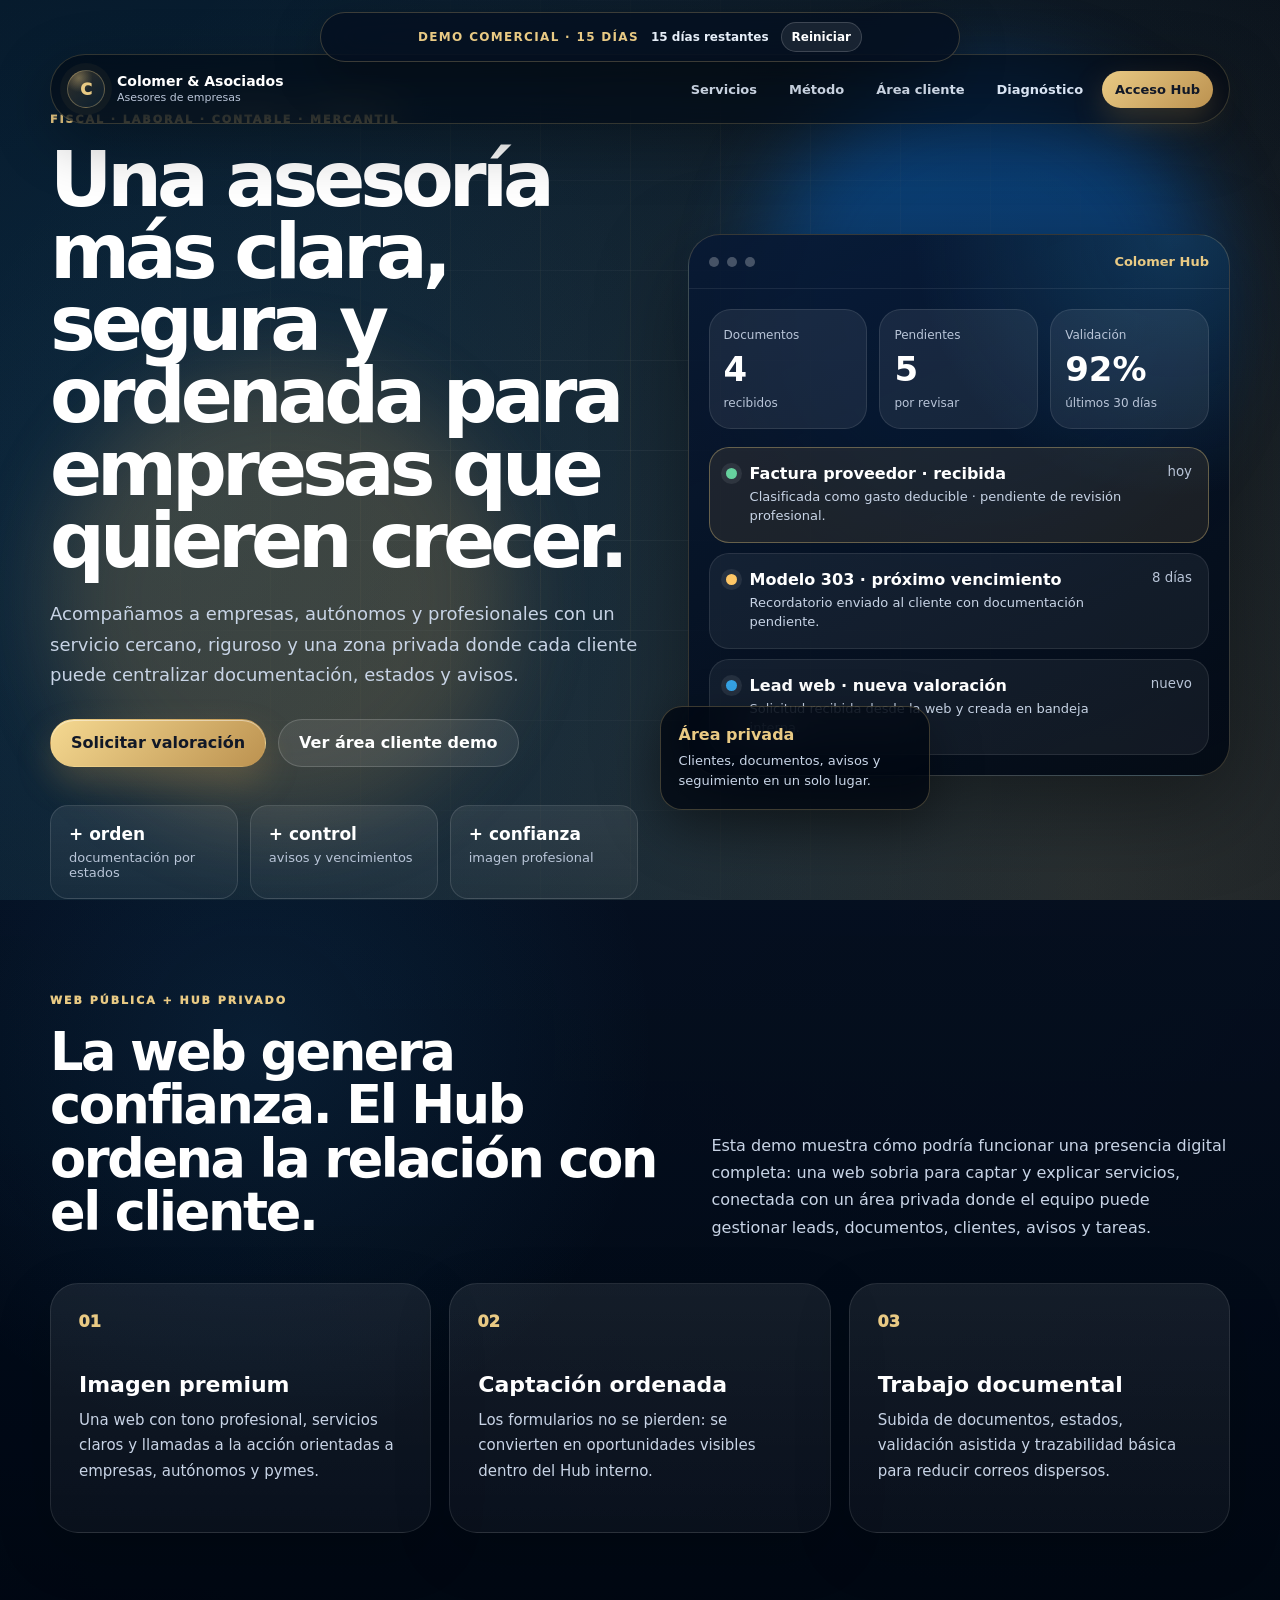
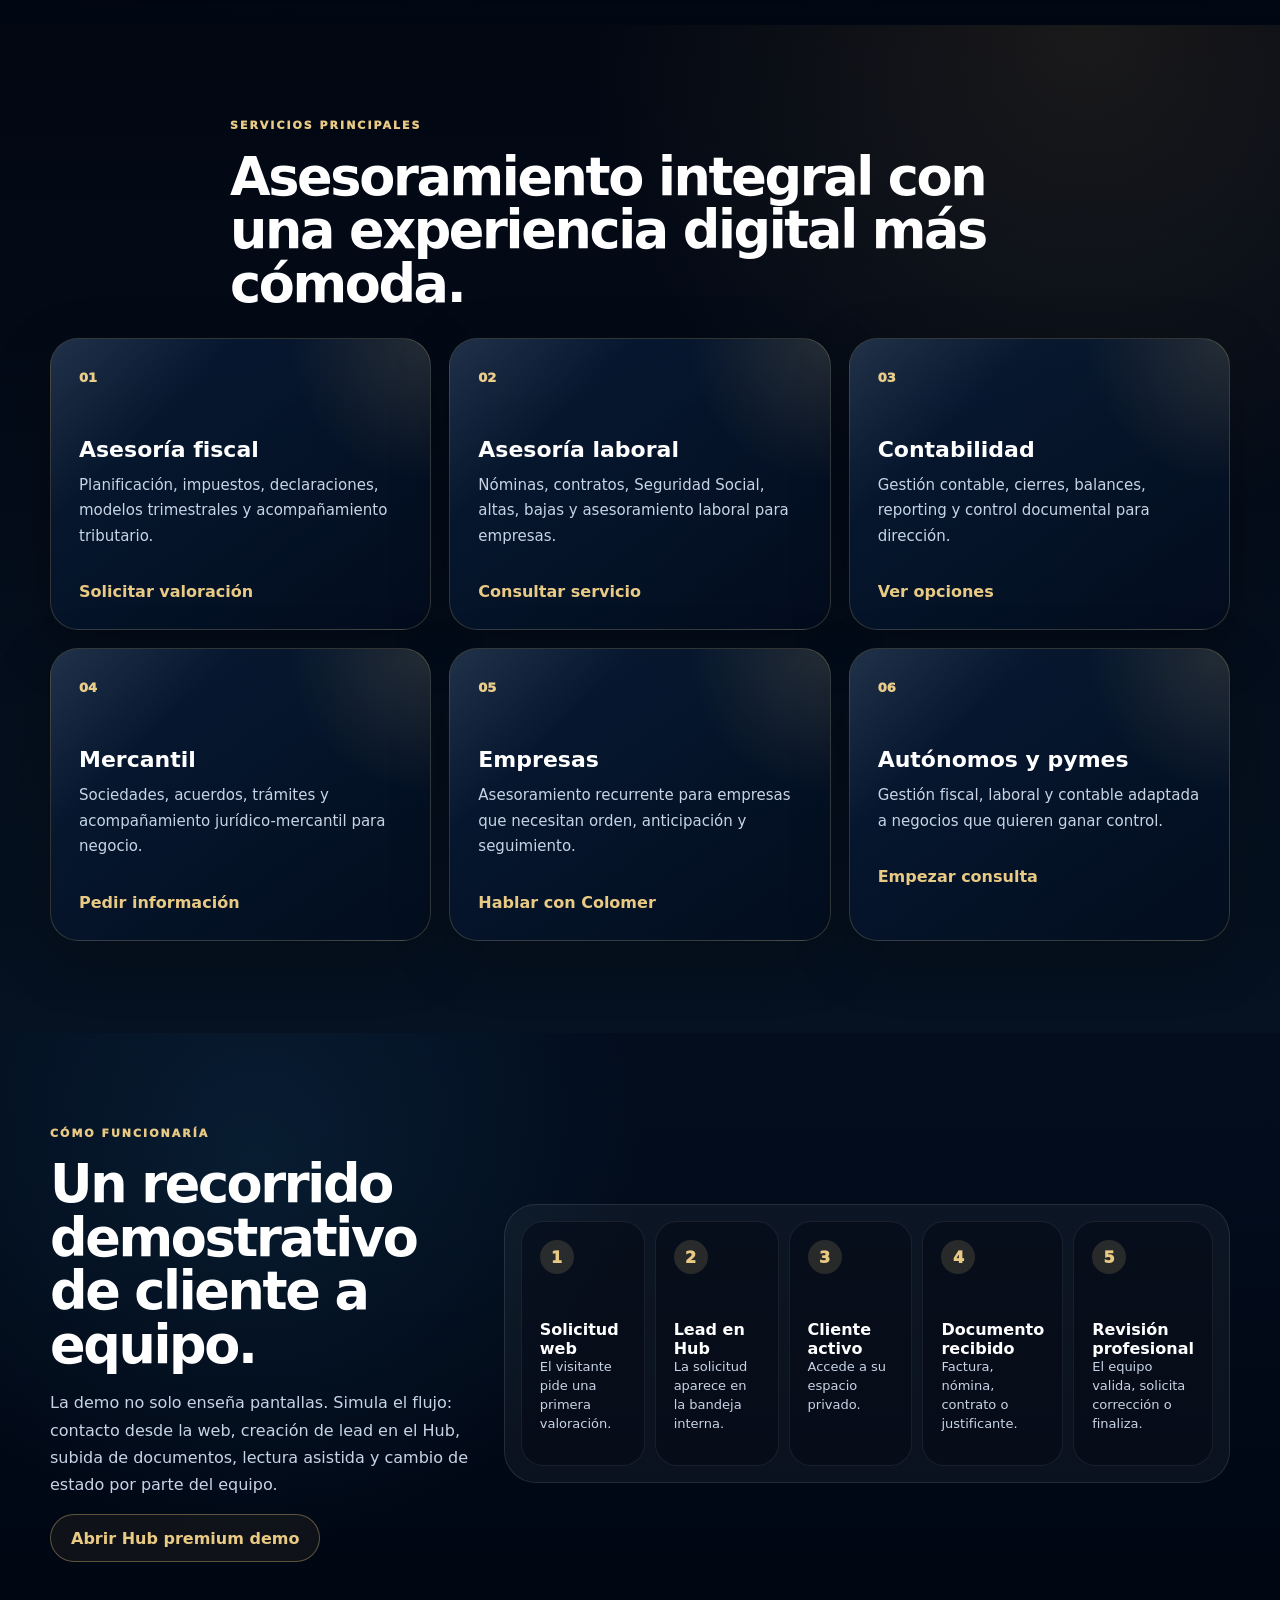
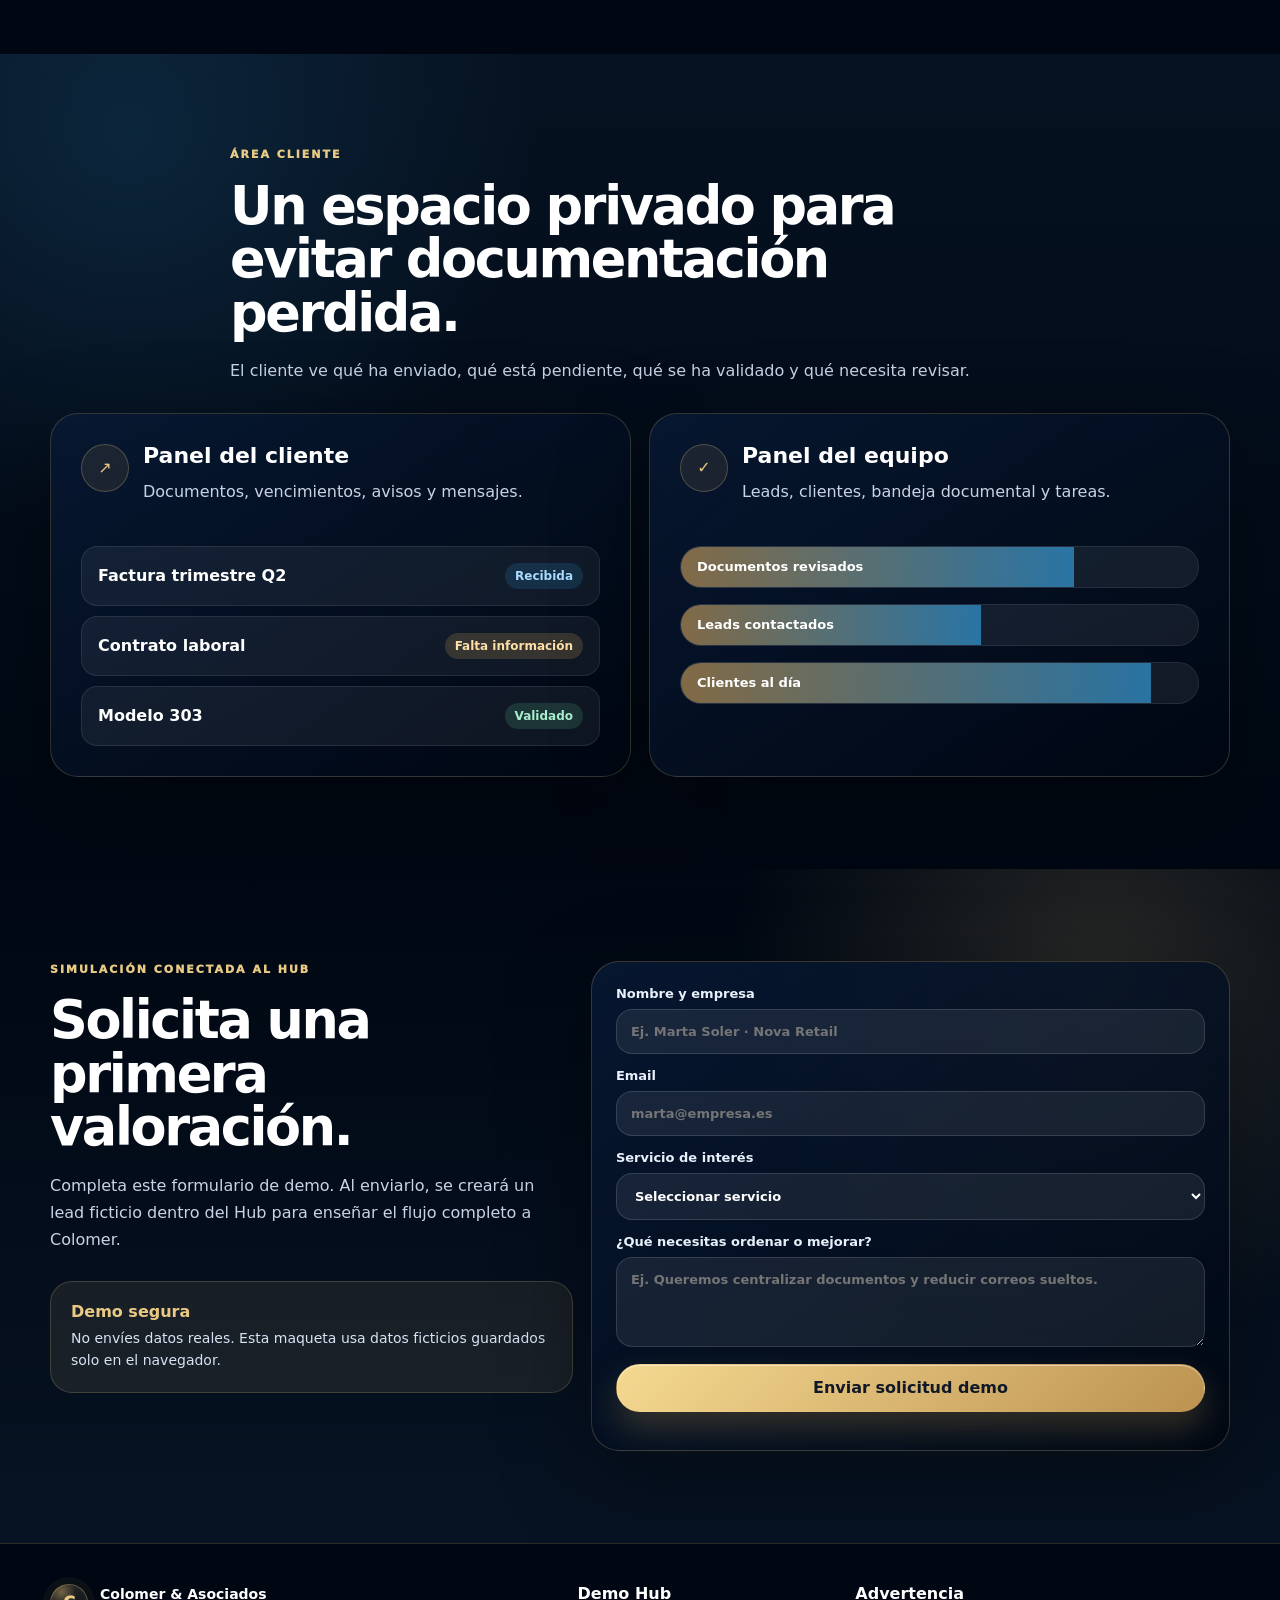
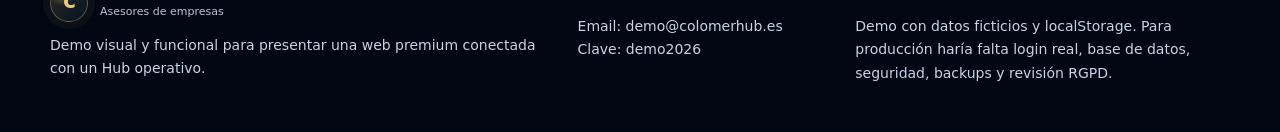
<file: index.html>
<!doctype html>
<html lang="es" data-page="web">
<head>
  <meta charset="utf-8">
  <meta name="viewport" content="width=device-width, initial-scale=1">
  <title>Colomer & Asociados · Asesoría fiscal, laboral y contable</title>
  <meta name="description" content="Asesoría para empresas, autónomos y profesionales con área privada para centralizar documentación, estados y avisos.">
  <link rel="icon" href="favicon.svg" type="image/svg+xml">
  <link rel="stylesheet" href="styles.css?v=4.0-premium-dark">
  <script defer src="app.js?v=4.0-premium-dark"></script>
</head>
<body class="site-body">
  <div class="grain"></div>
  <div class="demo-ribbon" role="status">
    <span>Demo comercial · 15 días</span>
    <strong data-demo-days>Activando demo</strong>
    <button class="ghost-mini" data-reset-demo>Reiniciar</button>
  </div>

  <header class="topbar">
    <a class="brand" href="#inicio" aria-label="Colomer & Asociados">
      <span class="brand-mark">C</span>
      <span>
        <strong>Colomer & Asociados</strong>
        <em>Asesores de empresas</em>
      </span>
    </a>
    <nav class="nav" data-nav>
      <a href="#servicios">Servicios</a>
      <a href="#metodo">Método</a>
      <a href="#area-cliente">Área cliente</a>
      <a href="#diagnostico">Diagnóstico</a>
      <a class="nav-pill" href="hub.html">Acceso Hub</a>
    </nav>
    <button class="menu-btn" data-menu aria-label="Abrir menú">☰</button>
  </header>

  <main id="inicio">
    <section class="hero section-dark">
      <div class="hero-bg">
        <span class="orb orb-a"></span>
        <span class="orb orb-b"></span>
        <span class="line-grid"></span>
      </div>

      <div class="container hero-grid">
        <div class="hero-copy reveal">
          <p class="eyebrow">Fiscal · Laboral · Contable · Mercantil</p>
          <h1>Una asesoría más clara, segura y ordenada para empresas que quieren crecer.</h1>
          <p class="hero-lead">
            Acompañamos a empresas, autónomos y profesionales con un servicio cercano, riguroso y una zona privada donde cada cliente puede centralizar documentación, estados y avisos.
          </p>
          <div class="hero-actions">
            <a class="btn btn-gold" href="#diagnostico">Solicitar valoración</a>
            <a class="btn btn-glass" href="hub.html">Ver área cliente demo</a>
          </div>

          <div class="signal-row">
            <div><strong>+ orden</strong><span>documentación por estados</span></div>
            <div><strong>+ control</strong><span>avisos y vencimientos</span></div>
            <div><strong>+ confianza</strong><span>imagen profesional</span></div>
          </div>
        </div>

        <aside class="hero-product reveal delay-1" aria-label="Vista preliminar del Hub">
          <div class="screen-card">
            <div class="screen-top">
              <span></span><span></span><span></span>
              <strong>Colomer Hub</strong>
            </div>
            <div class="screen-body">
              <div class="metric-strip">
                <article>
                  <small>Documentos</small>
                  <b data-count-docs>18</b>
                  <em>recibidos</em>
                </article>
                <article>
                  <small>Pendientes</small>
                  <b>5</b>
                  <em>por revisar</em>
                </article>
                <article>
                  <small>Validación</small>
                  <b>92%</b>
                  <em>últimos 30 días</em>
                </article>
              </div>

              <div class="workflow-card active">
                <span class="status-dot ok"></span>
                <div>
                  <strong>Factura proveedor · recibida</strong>
                  <p>Clasificada como gasto deducible · pendiente de revisión profesional.</p>
                </div>
                <small>hoy</small>
              </div>
              <div class="workflow-card">
                <span class="status-dot warn"></span>
                <div>
                  <strong>Modelo 303 · próximo vencimiento</strong>
                  <p>Recordatorio enviado al cliente con documentación pendiente.</p>
                </div>
                <small>8 días</small>
              </div>
              <div class="workflow-card">
                <span class="status-dot blue"></span>
                <div>
                  <strong>Lead web · nueva valoración</strong>
                  <p>Solicitud recibida desde la web y creada en bandeja interna.</p>
                </div>
                <small>nuevo</small>
              </div>
            </div>
          </div>
          <div class="floating-badge">
            <b>Área privada</b>
            <span>Clientes, documentos, avisos y seguimiento en un solo lugar.</span>
          </div>
        </aside>
      </div>
    </section>

    <section class="section section-deep">
      <div class="container split-intro reveal">
        <div>
          <p class="eyebrow">Web pública + Hub privado</p>
          <h2>La web genera confianza. El Hub ordena la relación con el cliente.</h2>
        </div>
        <p>
          Esta demo muestra cómo podría funcionar una presencia digital completa: una web sobria para captar y explicar servicios, conectada con un área privada donde el equipo puede gestionar leads, documentos, clientes, avisos y tareas.
        </p>
      </div>

      <div class="container value-grid">
        <article class="value-card reveal">
          <span>01</span>
          <h3>Imagen premium</h3>
          <p>Una web con tono profesional, servicios claros y llamadas a la acción orientadas a empresas, autónomos y pymes.</p>
        </article>
        <article class="value-card reveal delay-1">
          <span>02</span>
          <h3>Captación ordenada</h3>
          <p>Los formularios no se pierden: se convierten en oportunidades visibles dentro del Hub interno.</p>
        </article>
        <article class="value-card reveal delay-2">
          <span>03</span>
          <h3>Trabajo documental</h3>
          <p>Subida de documentos, estados, validación asistida y trazabilidad básica para reducir correos dispersos.</p>
        </article>
      </div>
    </section>

    <section id="servicios" class="section services-section">
      <div class="container section-head reveal">
        <p class="eyebrow">Servicios principales</p>
        <h2>Asesoramiento integral con una experiencia digital más cómoda.</h2>
      </div>
      <div class="container services-grid">
        <article class="service-card reveal">
          <i>01</i><h3>Asesoría fiscal</h3>
          <p>Planificación, impuestos, declaraciones, modelos trimestrales y acompañamiento tributario.</p>
          <a href="#diagnostico">Solicitar valoración</a>
        </article>
        <article class="service-card reveal delay-1">
          <i>02</i><h3>Asesoría laboral</h3>
          <p>Nóminas, contratos, Seguridad Social, altas, bajas y asesoramiento laboral para empresas.</p>
          <a href="#diagnostico">Consultar servicio</a>
        </article>
        <article class="service-card reveal delay-2">
          <i>03</i><h3>Contabilidad</h3>
          <p>Gestión contable, cierres, balances, reporting y control documental para dirección.</p>
          <a href="#diagnostico">Ver opciones</a>
        </article>
        <article class="service-card reveal">
          <i>04</i><h3>Mercantil</h3>
          <p>Sociedades, acuerdos, trámites y acompañamiento jurídico-mercantil para negocio.</p>
          <a href="#diagnostico">Pedir información</a>
        </article>
        <article class="service-card reveal delay-1">
          <i>05</i><h3>Empresas</h3>
          <p>Asesoramiento recurrente para empresas que necesitan orden, anticipación y seguimiento.</p>
          <a href="#diagnostico">Hablar con Colomer</a>
        </article>
        <article class="service-card reveal delay-2">
          <i>06</i><h3>Autónomos y pymes</h3>
          <p>Gestión fiscal, laboral y contable adaptada a negocios que quieren ganar control.</p>
          <a href="#diagnostico">Empezar consulta</a>
        </article>
      </div>
    </section>

    <section id="metodo" class="section section-deep">
      <div class="container method-grid">
        <div class="method-copy reveal">
          <p class="eyebrow">Cómo funcionaría</p>
          <h2>Un recorrido demostrativo de cliente a equipo.</h2>
          <p>
            La demo no solo enseña pantallas. Simula el flujo: contacto desde la web, creación de lead en el Hub, subida de documentos, lectura asistida y cambio de estado por parte del equipo.
          </p>
          <a class="btn btn-outline" href="hub.html">Abrir Hub premium demo</a>
        </div>

        <div class="journey reveal delay-1">
          <div class="journey-step">
            <span>1</span><strong>Solicitud web</strong><p>El visitante pide una primera valoración.</p>
          </div>
          <div class="journey-step">
            <span>2</span><strong>Lead en Hub</strong><p>La solicitud aparece en la bandeja interna.</p>
          </div>
          <div class="journey-step">
            <span>3</span><strong>Cliente activo</strong><p>Accede a su espacio privado.</p>
          </div>
          <div class="journey-step">
            <span>4</span><strong>Documento recibido</strong><p>Factura, nómina, contrato o justificante.</p>
          </div>
          <div class="journey-step">
            <span>5</span><strong>Revisión profesional</strong><p>El equipo valida, solicita corrección o finaliza.</p>
          </div>
        </div>
      </div>
    </section>

    <section id="area-cliente" class="section hub-preview-section">
      <div class="container section-head reveal">
        <p class="eyebrow">Área cliente</p>
        <h2>Un espacio privado para evitar documentación perdida.</h2>
        <p>El cliente ve qué ha enviado, qué está pendiente, qué se ha validado y qué necesita revisar.</p>
      </div>

      <div class="container hub-preview-grid">
        <article class="preview-panel reveal">
          <div class="panel-title">
            <span class="icon-ring">↗</span>
            <div>
              <h3>Panel del cliente</h3>
              <p>Documentos, vencimientos, avisos y mensajes.</p>
            </div>
          </div>
          <div class="client-list">
            <div><b>Factura trimestre Q2</b><span class="tag blue">Recibida</span></div>
            <div><b>Contrato laboral</b><span class="tag amber">Falta información</span></div>
            <div><b>Modelo 303</b><span class="tag green">Validado</span></div>
          </div>
        </article>

        <article class="preview-panel reveal delay-1">
          <div class="panel-title">
            <span class="icon-ring">✓</span>
            <div>
              <h3>Panel del equipo</h3>
              <p>Leads, clientes, bandeja documental y tareas.</p>
            </div>
          </div>
          <div class="dashboard-bars">
            <span style="--w:76%"><b>Documentos revisados</b></span>
            <span style="--w:58%"><b>Leads contactados</b></span>
            <span style="--w:91%"><b>Clientes al día</b></span>
          </div>
        </article>
      </div>
    </section>

    <section id="diagnostico" class="section form-section">
      <div class="container form-grid">
        <div class="form-copy reveal">
          <p class="eyebrow">Simulación conectada al Hub</p>
          <h2>Solicita una primera valoración.</h2>
          <p>
            Completa este formulario de demo. Al enviarlo, se creará un lead ficticio dentro del Hub para enseñar el flujo completo a Colomer.
          </p>
          <div class="note-card">
            <strong>Demo segura</strong>
            <span>No envíes datos reales. Esta maqueta usa datos ficticios guardados solo en el navegador.</span>
          </div>
        </div>

        <form class="premium-form reveal delay-1" data-lead-form>
          <label>Nombre y empresa
            <input name="name" placeholder="Ej. Marta Soler · Nova Retail" required>
          </label>
          <label>Email
            <input type="email" name="email" placeholder="marta@empresa.es" required>
          </label>
          <label>Servicio de interés
            <select name="service" required>
              <option value="">Seleccionar servicio</option>
              <option>Asesoría fiscal</option>
              <option>Asesoría laboral</option>
              <option>Contabilidad</option>
              <option>Mercantil</option>
              <option>Autónomos y pymes</option>
              <option>Empresas</option>
            </select>
          </label>
          <label>¿Qué necesitas ordenar o mejorar?
            <textarea name="message" rows="4" placeholder="Ej. Queremos centralizar documentos y reducir correos sueltos."></textarea>
          </label>
          <button class="btn btn-gold full" type="submit">Enviar solicitud demo</button>
          <p class="form-result" data-form-result></p>
        </form>
      </div>
    </section>
  </main>

  <footer class="footer-premium">
    <div class="container footer-grid">
      <div>
        <a class="brand" href="#inicio">
          <span class="brand-mark">C</span>
          <span><strong>Colomer & Asociados</strong><em>Asesores de empresas</em></span>
        </a>
        <p>Demo visual y funcional para presentar una web premium conectada con un Hub operativo.</p>
      </div>
      <div>
        <strong>Demo Hub</strong>
        <p>Email: demo@colomerhub.es<br>Clave: demo2026</p>
      </div>
      <div>
        <strong>Advertencia</strong>
        <p>Demo con datos ficticios y localStorage. Para producción haría falta login real, base de datos, seguridad, backups y revisión RGPD.</p>
      </div>
    </div>
  </footer>

  <div class="expired-modal" data-expired-modal aria-hidden="true">
    <div class="expired-card">
      <p class="eyebrow">Demo finalizada</p>
      <h2>La prueba web de 15 días ha terminado.</h2>
      <p>Para mantener activa la demo, conectar formularios reales o publicar la versión profesional, se debe activar la siguiente fase del proyecto.</p>
      <div class="hero-actions">
        <button class="btn btn-gold" data-reset-demo>Reiniciar demo local</button>
        <a class="btn btn-glass" href="hub.html?resetdemo=1">Ver Hub en modo demo</a>
      </div>
      <small>En producción, el control se realizaría con usuario, licencia y base de datos.</small>
    </div>
  </div>
</body>
</html>
</file>
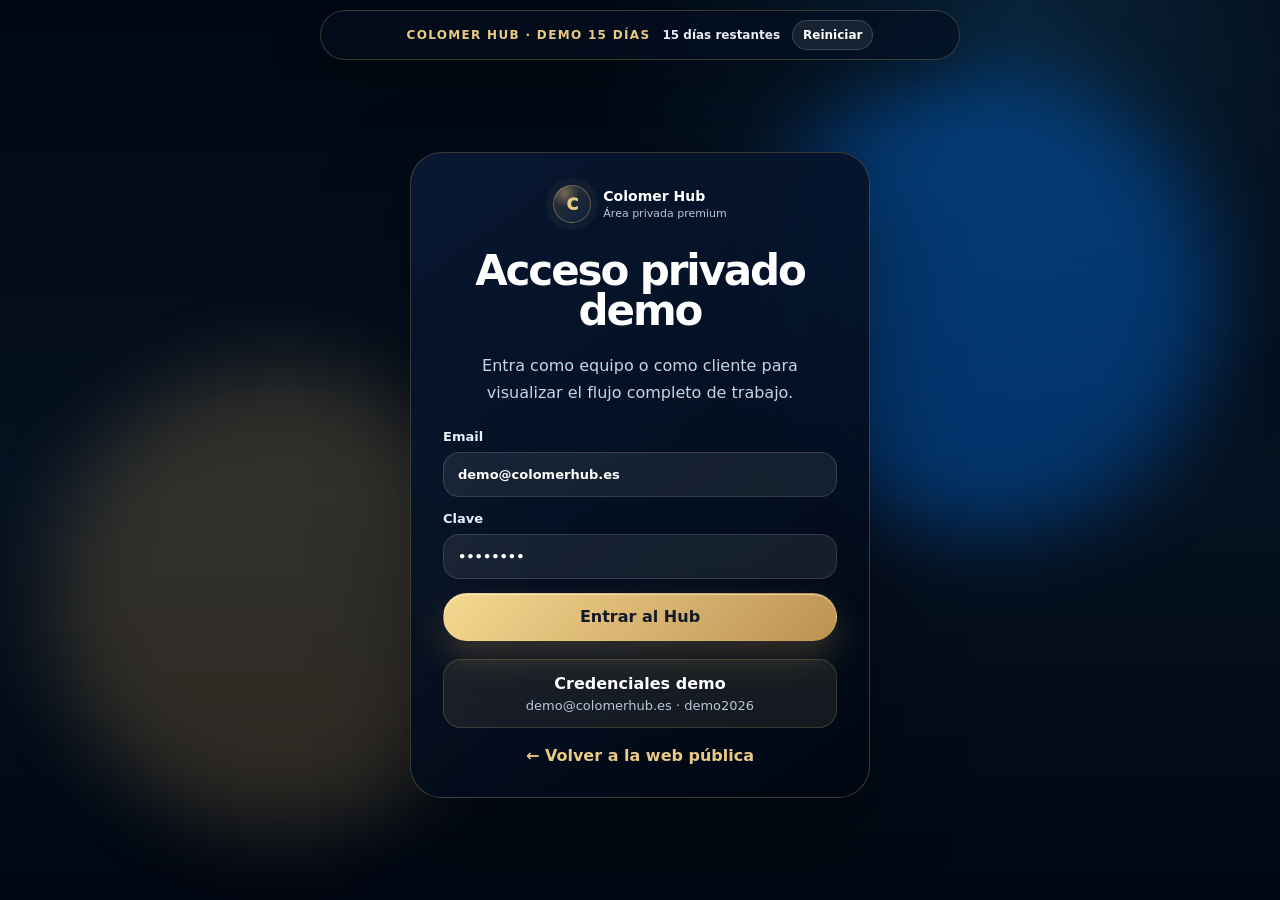
<file: hub.html>
<!doctype html>
<html lang="es" data-page="hub">
<head>
  <meta charset="utf-8">
  <meta name="viewport" content="width=device-width, initial-scale=1">
  <title>Colomer Hub Premium · Demo operativa</title>
  <meta name="description" content="Demo del Hub operativo premium de Colomer & Asociados.">
  <link rel="icon" href="favicon.svg" type="image/svg+xml">
  <link rel="stylesheet" href="styles.css?v=4.0-premium-dark">
  <script defer src="app.js?v=4.0-premium-dark"></script>
</head>
<body class="hub-body">
  <div class="grain"></div>
  <div class="demo-ribbon hub-ribbon">
    <span>Colomer Hub · Demo 15 días</span>
    <strong data-demo-days>Activando demo</strong>
    <button class="ghost-mini" data-reset-demo>Reiniciar</button>
  </div>

  <main class="hub-app" data-hub-app>
    <section class="login-view" data-login-view>
      <div class="login-bg">
        <span class="orb orb-a"></span>
        <span class="orb orb-b"></span>
      </div>
      <div class="login-card reveal">
        <a class="brand center-brand" href="index.html">
          <span class="brand-mark">C</span>
          <span><strong>Colomer Hub</strong><em>Área privada premium</em></span>
        </a>
        <h1>Acceso privado demo</h1>
        <p>Entra como equipo o como cliente para visualizar el flujo completo de trabajo.</p>

        <form data-login-form class="premium-form login-form">
          <label>Email
            <input name="email" value="demo@colomerhub.es" required>
          </label>
          <label>Clave
            <input name="password" type="password" value="demo2026" required>
          </label>
          <button class="btn btn-gold full" type="submit">Entrar al Hub</button>
          <p class="form-result" data-login-result></p>
        </form>

        <div class="demo-credentials">
          <strong>Credenciales demo</strong>
          <span>demo@colomerhub.es · demo2026</span>
        </div>
        <a class="text-link" href="index.html">← Volver a la web pública</a>
      </div>
    </section>

    <section class="dashboard-view hidden" data-dashboard-view>
      <aside class="sidebar">
        <a class="brand hub-brand" href="index.html">
          <span class="brand-mark">C</span>
          <span><strong>Colomer Hub</strong><em>Operativa premium</em></span>
        </a>

        <nav class="side-nav">
          <button class="active" data-tab="overview">Dashboard</button>
          <button data-tab="leads">Leads web</button>
          <button data-tab="documents">Documentos</button>
          <button data-tab="clients">Clientes</button>
          <button data-tab="ai">Lectura IA</button>
          <button data-tab="client">Vista cliente</button>
        </nav>

        <div class="sidebar-note">
          <strong>Demo comercial</strong>
          <p>Datos ficticios guardados en este navegador.</p>
        </div>
      </aside>

      <div class="workspace">
        <header class="workspace-top">
          <div>
            <p class="eyebrow">Equipo Colomer</p>
            <h1 data-section-title>Dashboard operativo</h1>
          </div>
          <div class="top-actions">
            <a class="btn btn-glass small-btn" href="index.html">Ver web</a>
            <button class="btn btn-gold small-btn" data-quick-doc>Simular documento</button>
            <button class="avatar-btn" data-logout title="Cerrar sesión">C</button>
          </div>
        </header>

        <section class="hub-section active" data-section="overview">
          <div class="metrics-grid">
            <article class="metric-card"><span>Leads web</span><strong data-metric-leads>0</strong><em>solicitudes recibidas</em></article>
            <article class="metric-card"><span>Documentos</span><strong data-metric-docs>0</strong><em>bandeja documental</em></article>
            <article class="metric-card"><span>Pendientes</span><strong data-metric-pending>0</strong><em>requieren revisión</em></article>
            <article class="metric-card"><span>Próximos vencimientos</span><strong>4</strong><em>esta semana</em></article>
          </div>

          <div class="hub-grid">
            <article class="hub-card wide">
              <div class="card-head">
                <div><p class="eyebrow">Actividad reciente</p><h2>Flujo vivo de la demo</h2></div>
                <button class="ghost-mini" data-add-lead>Crear lead demo</button>
              </div>
              <div class="timeline" data-activity-list></div>
            </article>

            <article class="hub-card">
              <div class="card-head">
                <div><p class="eyebrow">Estado operativo</p><h2>Prioridades</h2></div>
              </div>
              <div class="priority-list">
                <div><span class="status-dot warn"></span><b>Revisar documentos pendientes</b><small data-priority-docs>0 elementos</small></div>
                <div><span class="status-dot blue"></span><b>Responder leads web</b><small data-priority-leads>0 solicitudes</small></div>
                <div><span class="status-dot ok"></span><b>Vencimientos controlados</b><small>Modelos y avisos activos</small></div>
              </div>
            </article>
          </div>
        </section>

        <section class="hub-section" data-section="leads">
          <div class="hub-card">
            <div class="card-head">
              <div><p class="eyebrow">Captación</p><h2>Leads recibidos desde la web</h2></div>
              <button class="btn btn-gold small-btn" data-add-lead>Crear lead demo</button>
            </div>
            <div class="table-wrap">
              <table class="premium-table">
                <thead><tr><th>Contacto</th><th>Servicio</th><th>Mensaje</th><th>Estado</th><th>Fecha</th></tr></thead>
                <tbody data-leads-table></tbody>
              </table>
            </div>
          </div>
        </section>

        <section class="hub-section" data-section="documents">
          <div class="hub-grid">
            <article class="hub-card wide">
              <div class="card-head">
                <div><p class="eyebrow">Bandeja documental</p><h2>Documentos de clientes</h2></div>
                <button class="btn btn-gold small-btn" data-quick-doc>Añadir documento</button>
              </div>
              <div class="doc-board" data-doc-list></div>
            </article>

            <article class="hub-card">
              <p class="eyebrow">Subida simulada</p>
              <h2>Registrar documento</h2>
              <form class="premium-form compact-form" data-doc-form>
                <label>Cliente
                  <input name="client" placeholder="Ej. Nova Retail S.L." required>
                </label>
                <label>Tipo
                  <select name="type">
                    <option>Factura proveedor</option>
                    <option>Nómina</option>
                    <option>Contrato</option>
                    <option>Justificante bancario</option>
                    <option>Modelo fiscal</option>
                  </select>
                </label>
                <label>Observación
                  <textarea name="note" rows="3" placeholder="Breve nota interna"></textarea>
                </label>
                <button class="btn btn-gold full" type="submit">Registrar en bandeja</button>
              </form>
            </article>
          </div>
        </section>

        <section class="hub-section" data-section="clients">
          <div class="hub-card">
            <div class="card-head">
              <div><p class="eyebrow">Cartera</p><h2>Clientes demo</h2></div>
            </div>
            <div class="client-grid">
              <article><b>Nova Retail S.L.</b><span>Fiscal · Contable</span><em class="tag green">Al día</em></article>
              <article><b>Martínez Talleres</b><span>Laboral · Fiscal</span><em class="tag amber">Pendiente contrato</em></article>
              <article><b>Luna Studio</b><span>Autónomos</span><em class="tag blue">Documentos recibidos</em></article>
              <article><b>Orion Logistics</b><span>Empresas</span><em class="tag green">Validado Q2</em></article>
            </div>
          </div>
        </section>

        <section class="hub-section" data-section="ai">
          <div class="hub-grid">
            <article class="hub-card wide">
              <div class="card-head">
                <div><p class="eyebrow">IA asistida</p><h2>Lectura documental simulada</h2></div>
                <button class="btn btn-gold small-btn" data-run-ai>Analizar documento demo</button>
              </div>
              <div class="ai-result" data-ai-result>
                <span class="scan-line"></span>
                <h3>Documento pendiente de análisis</h3>
                <p>La IA de producción podría extraer datos, clasificar documentos y preparar una propuesta de validación para el equipo humano.</p>
              </div>
            </article>

            <article class="hub-card">
              <p class="eyebrow">Criterio profesional</p>
              <h2>Validación humana</h2>
              <p>La lectura asistida no sustituye al equipo de Colomer. Solo prepara información para revisar más rápido, con trazabilidad y control.</p>
              <ul class="mini-list">
                <li>Extracción de datos</li>
                <li>Clasificación documental</li>
                <li>Alertas por campos incompletos</li>
                <li>Revisión final por asesoría</li>
              </ul>
            </article>
          </div>
        </section>

        <section class="hub-section" data-section="client">
          <div class="client-portal">
            <div class="client-hero">
              <div>
                <p class="eyebrow">Vista cliente</p>
                <h2>Bienvenido, Nova Retail S.L.</h2>
                <p>Consulta tus documentos, avisos y mensajes de la asesoría.</p>
              </div>
              <button class="btn btn-gold small-btn" data-client-upload>Subir documento demo</button>
            </div>

            <div class="metrics-grid">
              <article class="metric-card"><span>Recibidos</span><strong>8</strong><em>este trimestre</em></article>
              <article class="metric-card"><span>Pendientes</span><strong>2</strong><em>por completar</em></article>
              <article class="metric-card"><span>Validado</span><strong>92%</strong><em>documentación correcta</em></article>
            </div>

            <div class="hub-grid">
              <article class="hub-card wide">
                <div class="card-head">
                  <div><p class="eyebrow">Mis documentos</p><h2>Estado documental</h2></div>
                </div>
                <div class="doc-board client-doc-board" data-client-doc-list></div>
              </article>
              <article class="hub-card">
                <p class="eyebrow">Mensajes</p>
                <h2>Últimos avisos</h2>
                <div class="message-list">
                  <div><b>Equipo Colomer</b><p>Hemos recibido las facturas del trimestre. Faltan dos justificantes.</p></div>
                  <div><b>Recordatorio</b><p>Modelo 303 previsto en 8 días. Te avisaremos si falta documentación.</p></div>
                </div>
              </article>
            </div>
          </div>
        </section>
      </div>
    </section>
  </main>

  <div class="expired-modal" data-expired-modal aria-hidden="true">
    <div class="expired-card">
      <p class="eyebrow">Demo finalizada</p>
      <h2>La prueba de 15 días ha terminado.</h2>
      <p>Para mantener activo el Hub o conectar datos reales, se debe activar la siguiente fase del proyecto.</p>
      <div class="hero-actions">
        <button class="btn btn-gold" data-reset-demo>Reiniciar demo local</button>
        <a class="btn btn-glass" href="index.html?resetdemo=1">Volver a la web</a>
      </div>
    </div>
  </div>
</body>
</html>
</file>
<file: styles.css>
:root{
  --navy:#000712;
  --navy-2:#061b36;
  --navy-3:#0c2344;
  --ink:#101827;
  --muted:#b9c5d8;
  --muted-2:#7f8da3;
  --paper:#f7f9fc;
  --white:#ffffff;
  --gold:#bc9250;
  --gold-2:#e9ca84;
  --gold-3:#875f2e;
  --blue:#35a3e5;
  --blue-2:#0067d6;
  --green:#66d19e;
  --amber:#ffc766;
  --red:#ff7b7b;
  --line:rgba(233,202,132,.20);
  --line-soft:rgba(255,255,255,.11);
  --glass:rgba(5,19,41,.64);
  --glass-2:rgba(9,31,61,.72);
  --shadow:0 28px 90px rgba(0,0,0,.38);
  --radius:28px;
  --radius-sm:18px;
  --max:1180px;
}
*{box-sizing:border-box}
html{scroll-behavior:smooth}
body{
  margin:0;
  font-family:Inter, ui-sans-serif, system-ui, -apple-system, BlinkMacSystemFont, "Segoe UI", sans-serif;
  color:var(--white);
  background:
    radial-gradient(circle at 15% 10%, rgba(53,163,229,.20), transparent 32%),
    radial-gradient(circle at 85% 18%, rgba(188,146,80,.20), transparent 30%),
    linear-gradient(180deg, #000712 0%, #061221 48%, #020712 100%);
  overflow-x:hidden;
}
a{color:inherit;text-decoration:none}
button,input,textarea,select{font:inherit}
button{cursor:pointer}
.container{width:min(var(--max), calc(100% - 40px)); margin:0 auto}
.hidden{display:none!important}
.grain{
  pointer-events:none;
  position:fixed;
  inset:0;
  z-index:0;
  opacity:.18;
  background-image:
    linear-gradient(rgba(255,255,255,.025) 1px, transparent 1px),
    linear-gradient(90deg, rgba(255,255,255,.025) 1px, transparent 1px);
  background-size:34px 34px;
  mask-image:linear-gradient(to bottom, black, transparent 90%);
}
.demo-ribbon{
  position:fixed;
  top:12px;
  left:50%;
  transform:translateX(-50%);
  z-index:70;
  min-width:min(640px, calc(100% - 32px));
  display:flex;
  align-items:center;
  justify-content:center;
  gap:12px;
  padding:9px 14px;
  border:1px solid rgba(233,202,132,.24);
  border-radius:999px;
  background:rgba(3,13,30,.70);
  backdrop-filter:blur(18px);
  box-shadow:0 16px 50px rgba(0,0,0,.28);
  color:#e6eef8;
  font-size:12px;
}
.demo-ribbon span{
  color:var(--gold-2);
  text-transform:uppercase;
  font-weight:900;
  letter-spacing:.11em;
}
.demo-ribbon strong{font-weight:800}
.ghost-mini{
  border:1px solid rgba(255,255,255,.16);
  background:rgba(255,255,255,.08);
  color:var(--white);
  border-radius:999px;
  padding:7px 10px;
  font-size:12px;
  font-weight:800;
}
.ghost-mini:hover{background:rgba(233,202,132,.15); border-color:rgba(233,202,132,.35)}
.topbar{
  position:fixed;
  top:54px;
  left:50%;
  transform:translateX(-50%);
  width:min(var(--max), calc(100% - 40px));
  z-index:60;
  height:70px;
  display:flex;
  align-items:center;
  justify-content:space-between;
  gap:20px;
  padding:0 16px;
  border:1px solid rgba(233,202,132,.20);
  border-radius:999px;
  background:rgba(0,7,18,.58);
  backdrop-filter:blur(22px);
  box-shadow:0 18px 60px rgba(0,0,0,.32);
}
.brand{
  display:flex;
  align-items:center;
  gap:12px;
  min-width:max-content;
}
.brand-mark{
  width:38px;
  height:38px;
  display:grid;
  place-items:center;
  border-radius:50%;
  color:var(--gold-2);
  font-weight:950;
  background:
    radial-gradient(circle at 30% 20%, rgba(233,202,132,.38), transparent 36%),
    linear-gradient(145deg, rgba(188,146,80,.25), rgba(53,163,229,.08));
  border:1px solid rgba(233,202,132,.34);
  box-shadow:0 0 0 7px rgba(188,146,80,.06);
}
.brand strong{display:block; font-size:14px; line-height:1.05}
.brand em{display:block; font-size:11px; color:var(--muted); font-style:normal; margin-top:3px}
.nav{display:flex; align-items:center; gap:6px}
.nav a{
  padding:11px 13px;
  border-radius:999px;
  color:#d9e4f3;
  font-size:13px;
  font-weight:750;
}
.nav a:hover{background:rgba(255,255,255,.08)}
.nav .nav-pill{
  background:linear-gradient(135deg, var(--gold-2), var(--gold));
  color:#111827;
  box-shadow:0 12px 30px rgba(188,146,80,.25);
}
.menu-btn{
  display:none;
  border:0;
  color:white;
  width:42px;
  height:42px;
  border-radius:50%;
  background:rgba(255,255,255,.10);
}
.section{position:relative; z-index:1; padding:92px 0}
.section-dark{position:relative; min-height:100vh; display:flex; align-items:center; overflow:hidden}
.hero-bg{position:absolute; inset:0; z-index:0; overflow:hidden}
.orb{
  position:absolute;
  width:460px;
  height:460px;
  border-radius:999px;
  filter:blur(42px);
  opacity:.42;
}
.orb-a{background:var(--blue-2); top:8%; right:5%}
.orb-b{background:var(--gold); bottom:8%; left:4%; opacity:.24}
.line-grid{
  position:absolute;
  inset:0;
  background:
    linear-gradient(to right, rgba(233,202,132,.08) 1px, transparent 1px),
    linear-gradient(to bottom, rgba(255,255,255,.05) 1px, transparent 1px);
  background-size:90px 90px;
  mask-image:radial-gradient(circle at center, black, transparent 72%);
}
.hero-grid{
  position:relative;
  z-index:1;
  display:grid;
  grid-template-columns:1.04fr .96fr;
  align-items:center;
  gap:50px;
  padding-top:110px;
}
.eyebrow{
  margin:0 0 14px;
  color:var(--gold-2);
  font-size:11px;
  font-weight:950;
  letter-spacing:.18em;
  text-transform:uppercase;
}
h1,h2,h3,p{margin-top:0}
h1{
  font-size:clamp(44px, 6vw, 82px);
  line-height:.94;
  letter-spacing:-.065em;
  margin:0 0 22px;
}
h2{
  font-size:clamp(30px, 4.1vw, 56px);
  line-height:1.02;
  letter-spacing:-.045em;
  margin:0 0 18px;
}
h3{font-size:22px; line-height:1.08; margin:0 0 11px}
p{color:#c8d4e6; line-height:1.7}
.hero-lead{font-size:18px; max-width:650px}
.hero-actions{display:flex; flex-wrap:wrap; gap:12px; margin-top:28px}
.btn{
  display:inline-flex;
  align-items:center;
  justify-content:center;
  min-height:48px;
  padding:0 20px;
  border-radius:999px;
  font-weight:900;
  border:1px solid transparent;
  transition:.22s ease;
}
.btn:hover{transform:translateY(-2px)}
.btn-gold{
  background:linear-gradient(135deg, #f5d991, var(--gold));
  color:#111827;
  box-shadow:0 16px 34px rgba(188,146,80,.28), inset 0 1px 0 rgba(255,255,255,.45);
}
.btn-glass{
  color:white;
  border-color:rgba(255,255,255,.16);
  background:rgba(255,255,255,.08);
  backdrop-filter:blur(12px);
}
.btn-outline{
  color:var(--gold-2);
  border-color:rgba(233,202,132,.36);
  background:rgba(188,146,80,.08);
}
.full{width:100%}
.small-btn{min-height:40px; padding:0 15px; font-size:13px}
.signal-row{
  margin-top:38px;
  display:grid;
  grid-template-columns:repeat(3, 1fr);
  gap:12px;
  max-width:620px;
}
.signal-row div{
  padding:18px;
  border:1px solid rgba(255,255,255,.12);
  border-radius:var(--radius-sm);
  background:linear-gradient(180deg, rgba(255,255,255,.08), rgba(255,255,255,.035));
}
.signal-row strong{display:block; color:white; font-size:17px}
.signal-row span{display:block; color:var(--muted); font-size:13px; margin-top:6px}
.hero-product{position:relative}
.screen-card{
  border:1px solid rgba(233,202,132,.22);
  border-radius:32px;
  background:
    radial-gradient(circle at 90% 0%, rgba(53,163,229,.22), transparent 36%),
    linear-gradient(155deg, rgba(8,25,52,.92), rgba(0,7,18,.88));
  box-shadow:var(--shadow);
  overflow:hidden;
}
.screen-top{
  display:flex; align-items:center; gap:8px; height:54px; padding:0 20px;
  border-bottom:1px solid rgba(255,255,255,.08);
  color:#dce7f8;
}
.screen-top span{width:10px;height:10px;border-radius:50%;background:rgba(255,255,255,.25)}
.screen-top strong{margin-left:auto;font-size:13px;color:var(--gold-2)}
.screen-body{padding:20px}
.metric-strip{display:grid; grid-template-columns:repeat(3,1fr); gap:12px; margin-bottom:18px}
.metric-strip article{
  padding:18px 14px;
  min-height:120px;
  border-radius:22px;
  background:rgba(255,255,255,.07);
  border:1px solid rgba(255,255,255,.10);
}
.metric-strip small,.metric-strip em{display:block;color:var(--muted);font-style:normal;font-size:12px}
.metric-strip b{display:block;color:white;font-size:34px;line-height:1;margin:10px 0}
.workflow-card{
  display:grid;
  grid-template-columns:auto 1fr auto;
  gap:13px;
  align-items:start;
  padding:16px;
  margin-top:10px;
  border-radius:20px;
  border:1px solid rgba(255,255,255,.09);
  background:rgba(255,255,255,.055);
}
.workflow-card.active{border-color:rgba(233,202,132,.36); background:rgba(188,146,80,.12)}
.workflow-card p{font-size:13px; line-height:1.45; margin:5px 0 0}
.workflow-card small{color:var(--muted)}
.status-dot{width:11px; height:11px; border-radius:50%; margin-top:4px; display:inline-block; box-shadow:0 0 0 5px rgba(255,255,255,.08)}
.status-dot.ok{background:var(--green)}
.status-dot.warn{background:var(--amber)}
.status-dot.blue{background:var(--blue)}
.floating-badge{
  position:absolute;
  left:-28px;
  bottom:-34px;
  width:270px;
  padding:18px;
  border-radius:22px;
  border:1px solid rgba(233,202,132,.25);
  background:rgba(0,7,18,.76);
  backdrop-filter:blur(18px);
  box-shadow:0 18px 50px rgba(0,0,0,.35);
}
.floating-badge b{display:block;color:var(--gold-2);margin-bottom:6px}
.floating-badge span{font-size:13px;color:#c9d6e8;line-height:1.5}
.section-deep{
  background:
    radial-gradient(circle at 20% 20%, rgba(53,163,229,.11), transparent 34%),
    linear-gradient(180deg, rgba(3,13,30,.92), rgba(0,7,18,.96));
}
.split-intro{
  display:grid;
  grid-template-columns:1fr .84fr;
  gap:44px;
  align-items:end;
  margin-bottom:26px;
}
.value-grid,.services-grid,.hub-preview-grid,.form-grid,.method-grid,.hub-grid{
  display:grid;
  gap:18px;
}
.value-grid{grid-template-columns:repeat(3,1fr)}
.value-card{
  min-height:250px;
  padding:28px;
  border-radius:var(--radius);
  background:
    linear-gradient(180deg, rgba(255,255,255,.075), rgba(255,255,255,.035));
  border:1px solid rgba(255,255,255,.10);
  box-shadow:0 18px 55px rgba(0,0,0,.18);
}
.value-card span{display:inline-block;color:var(--gold-2);font-weight:950;margin-bottom:42px}
.value-card p{font-size:15px;margin:0}
.section-head{max-width:820px; margin-bottom:28px}
.services-section{
  background:
    radial-gradient(circle at 85% 0%, rgba(188,146,80,.13), transparent 34%),
    linear-gradient(180deg, #020712, #061221);
}
.services-grid{grid-template-columns:repeat(3,1fr)}
.service-card{
  position:relative;
  min-height:280px;
  padding:28px;
  border-radius:var(--radius);
  overflow:hidden;
  background:
    radial-gradient(circle at 100% 0%, rgba(233,202,132,.14), transparent 30%),
    linear-gradient(145deg, rgba(9,31,61,.78), rgba(3,13,30,.88));
  border:1px solid rgba(233,202,132,.20);
  box-shadow:0 18px 60px rgba(0,0,0,.24);
}
.service-card:before{
  content:"";
  position:absolute; inset:0;
  background:linear-gradient(135deg, rgba(255,255,255,.10), transparent 28%);
  pointer-events:none;
}
.service-card i{font-style:normal;color:var(--gold-2);font-weight:950;font-size:13px}
.service-card h3{margin-top:52px}
.service-card p{font-size:15px}
.service-card a{display:inline-block;margin-top:18px;color:var(--gold-2);font-weight:900}
.method-grid{grid-template-columns:.75fr 1.25fr; align-items:center}
.method-copy p{max-width:460px}
.journey{
  display:grid;
  grid-template-columns:repeat(5,1fr);
  gap:10px;
  padding:16px;
  border:1px solid rgba(255,255,255,.10);
  border-radius:32px;
  background:rgba(255,255,255,.045);
}
.journey-step{
  position:relative;
  min-height:230px;
  padding:18px;
  border-radius:22px;
  background:rgba(0,7,18,.42);
  border:1px solid rgba(255,255,255,.08);
}
.journey-step span{
  width:34px; height:34px; display:grid; place-items:center;
  border-radius:50%; background:rgba(233,202,132,.15); color:var(--gold-2); font-weight:950;
  margin-bottom:46px;
}
.journey-step p{font-size:13px; line-height:1.45}
.hub-preview-section{
  background:
    radial-gradient(circle at 10% 10%, rgba(53,163,229,.14), transparent 30%),
    linear-gradient(180deg, #061221, #000712);
}
.hub-preview-grid{grid-template-columns:1fr 1fr}
.preview-panel{
  padding:30px;
  border-radius:var(--radius);
  background:linear-gradient(145deg, rgba(8,25,52,.83), rgba(0,7,18,.78));
  border:1px solid rgba(233,202,132,.20);
  box-shadow:var(--shadow);
}
.panel-title{display:flex;gap:14px;align-items:flex-start;margin-bottom:24px}
.icon-ring{
  width:48px;height:48px;display:grid;place-items:center;border-radius:50%;
  color:var(--gold-2);background:rgba(188,146,80,.12);border:1px solid rgba(233,202,132,.25)
}
.client-list{display:grid;gap:10px}
.client-list div{
  display:flex;align-items:center;justify-content:space-between;gap:12px;
  padding:16px;border-radius:16px;background:rgba(255,255,255,.06);border:1px solid rgba(255,255,255,.09)
}
.tag{
  display:inline-flex;align-items:center;justify-content:center;
  border-radius:999px;padding:6px 10px;font-size:12px;font-style:normal;font-weight:900
}
.tag.blue{background:rgba(53,163,229,.16);color:#a9dcff}
.tag.amber{background:rgba(255,199,102,.16);color:#ffdfa7}
.tag.green{background:rgba(102,209,158,.16);color:#aaf0ce}
.dashboard-bars{display:grid;gap:16px;margin-top:22px}
.dashboard-bars span{
  position:relative;display:block;height:42px;border-radius:999px;
  background:rgba(255,255,255,.07);overflow:hidden;border:1px solid rgba(255,255,255,.08)
}
.dashboard-bars span:before{
  content:"";position:absolute;inset:0 auto 0 0;width:var(--w);
  background:linear-gradient(90deg,var(--gold),var(--blue));
  opacity:.65
}
.dashboard-bars b{position:relative;z-index:1;display:flex;align-items:center;height:100%;padding:0 16px;font-size:13px}
.form-section{
  background:
    radial-gradient(circle at 86% 16%, rgba(233,202,132,.16), transparent 30%),
    linear-gradient(180deg, #000712, #071323);
}
.form-grid{grid-template-columns:.9fr 1.1fr; align-items:start}
.form-copy{position:sticky; top:150px}
.note-card{
  margin-top:28px;padding:20px;border-radius:22px;
  background:rgba(233,202,132,.09);border:1px solid rgba(233,202,132,.20)
}
.note-card strong{display:block;color:var(--gold-2);margin-bottom:7px}
.note-card span{color:#d7e3f4;font-size:14px;line-height:1.55}
.premium-form{
  padding:24px;
  border-radius:var(--radius);
  background:linear-gradient(145deg, rgba(8,25,52,.86), rgba(0,7,18,.86));
  border:1px solid rgba(233,202,132,.22);
  box-shadow:var(--shadow);
}
.premium-form label{
  display:block;color:#e8f1fb;font-size:13px;font-weight:850;margin-bottom:14px
}
.premium-form input,.premium-form textarea,.premium-form select{
  width:100%;margin-top:8px;border:1px solid rgba(255,255,255,.13);border-radius:16px;
  background:rgba(255,255,255,.075);color:white;outline:0;padding:14px 14px;
}
.premium-form select option{background:#061221;color:white}
.premium-form input:focus,.premium-form textarea:focus,.premium-form select:focus{
  border-color:rgba(233,202,132,.55);
  box-shadow:0 0 0 4px rgba(233,202,132,.09);
}
.form-result{margin:14px 0 0; color:var(--gold-2); font-weight:850}
.footer-premium{
  position:relative;z-index:1;padding:40px 0 46px;
  border-top:1px solid rgba(233,202,132,.18);
  background:#000712;
}
.footer-grid{display:grid;grid-template-columns:1.2fr .6fr .9fr;gap:28px}
.footer-grid p{font-size:14px;margin:12px 0 0}
.expired-modal{
  position:fixed;inset:0;display:none;place-items:center;z-index:120;
  background:rgba(0,7,18,.78);backdrop-filter:blur(10px);padding:20px
}
.expired-modal.show{display:grid}
.expired-card{
  width:min(560px,100%);
  border-radius:30px;padding:32px;
  background:linear-gradient(145deg, rgba(8,25,52,.96), rgba(0,7,18,.98));
  border:1px solid rgba(233,202,132,.25);
  box-shadow:var(--shadow);
}
.expired-card small{color:var(--muted)}
.reveal{opacity:0; transform:translateY(18px); animation:reveal .75s ease forwards}
.delay-1{animation-delay:.15s}
.delay-2{animation-delay:.28s}
@keyframes reveal{to{opacity:1;transform:none}}

/* HUB */
.hub-body{
  min-height:100vh;
  background:
    radial-gradient(circle at 80% 0%, rgba(53,163,229,.18), transparent 32%),
    linear-gradient(180deg, #000712, #061221 55%, #000712);
}
.hub-ribbon{top:10px}
.login-view{
  min-height:100vh;display:grid;place-items:center;padding:90px 20px 40px;position:relative;overflow:hidden
}
.login-bg{position:absolute;inset:0;overflow:hidden}
.login-card{
  position:relative;z-index:1;width:min(460px,100%);
  padding:32px;border-radius:32px;
  background:linear-gradient(145deg, rgba(8,25,52,.90), rgba(0,7,18,.92));
  border:1px solid rgba(233,202,132,.24);box-shadow:var(--shadow)
}
.center-brand{justify-content:center;margin-bottom:28px}
.login-card h1{text-align:center;font-size:42px;letter-spacing:-.05em}
.login-card > p{text-align:center}
.login-form{padding:0;box-shadow:none;border:0;background:transparent;margin-top:22px}
.demo-credentials{
  margin:18px 0;padding:14px;border-radius:18px;background:rgba(233,202,132,.09);border:1px solid rgba(233,202,132,.18);
  text-align:center
}
.demo-credentials strong,.demo-credentials span{display:block}
.demo-credentials span{color:var(--muted);font-size:13px;margin-top:5px}
.text-link{display:block;text-align:center;color:var(--gold-2);font-weight:850;margin-top:8px}
.dashboard-view{
  min-height:100vh;
  display:grid;
  grid-template-columns:290px 1fr;
  padding-top:44px;
}
.sidebar{
  position:sticky;top:44px;height:calc(100vh - 44px);
  padding:26px 18px;
  border-right:1px solid rgba(233,202,132,.17);
  background:rgba(0,7,18,.68);backdrop-filter:blur(18px)
}
.hub-brand{margin-bottom:28px}
.side-nav{display:grid;gap:8px}
.side-nav button{
  text-align:left;border:1px solid transparent;color:#dce8f6;
  border-radius:16px;padding:14px 14px;background:transparent;font-weight:850
}
.side-nav button:hover,.side-nav button.active{
  background:rgba(233,202,132,.11);
  border-color:rgba(233,202,132,.18);
  color:var(--gold-2)
}
.sidebar-note{
  position:absolute;left:18px;right:18px;bottom:22px;
  padding:16px;border-radius:18px;background:rgba(255,255,255,.055);border:1px solid rgba(255,255,255,.09)
}
.sidebar-note p{font-size:13px;margin:5px 0 0;line-height:1.45}
.workspace{padding:30px;min-width:0}
.workspace-top{
  display:flex;align-items:center;justify-content:space-between;gap:20px;margin-bottom:24px;
  padding:20px;border-radius:28px;background:rgba(255,255,255,.055);border:1px solid rgba(255,255,255,.10)
}
.workspace-top h1{font-size:40px;margin:0}
.top-actions{display:flex;align-items:center;gap:10px;flex-wrap:wrap;justify-content:flex-end}
.avatar-btn{
  width:42px;height:42px;border-radius:50%;border:1px solid rgba(233,202,132,.25);
  background:rgba(188,146,80,.14);color:var(--gold-2);font-weight:950
}
.hub-section{display:none}
.hub-section.active{display:block}
.metrics-grid{display:grid;grid-template-columns:repeat(4,1fr);gap:14px;margin-bottom:18px}
.metric-card{
  padding:22px;border-radius:24px;background:linear-gradient(145deg, rgba(8,25,52,.82), rgba(0,7,18,.82));
  border:1px solid rgba(255,255,255,.10)
}
.metric-card span,.metric-card em{display:block;color:var(--muted);font-size:13px;font-style:normal}
.metric-card strong{display:block;color:white;font-size:42px;line-height:1;margin:10px 0}
.hub-grid{grid-template-columns:1.2fr .8fr}
.hub-card{
  padding:22px;border-radius:28px;background:linear-gradient(145deg, rgba(8,25,52,.82), rgba(0,7,18,.86));
  border:1px solid rgba(233,202,132,.17);box-shadow:0 18px 60px rgba(0,0,0,.18)
}
.hub-card.wide{min-width:0}
.card-head{display:flex;align-items:center;justify-content:space-between;gap:16px;margin-bottom:20px}
.card-head h2{font-size:26px;margin:0}
.timeline{display:grid;gap:10px}
.timeline-item{
  display:grid;grid-template-columns:auto 1fr auto;gap:12px;align-items:start;
  padding:14px;border-radius:18px;background:rgba(255,255,255,.055);border:1px solid rgba(255,255,255,.08)
}
.timeline-item p{margin:4px 0 0;font-size:13px;line-height:1.4}
.timeline-item time{color:var(--muted);font-size:12px}
.priority-list{display:grid;gap:12px}
.priority-list div{
  display:grid;grid-template-columns:auto 1fr;column-gap:12px;row-gap:2px;
  padding:14px;border-radius:18px;background:rgba(255,255,255,.055);border:1px solid rgba(255,255,255,.08)
}
.priority-list small{grid-column:2;color:var(--muted)}
.table-wrap{overflow:auto}
.premium-table{width:100%;border-collapse:separate;border-spacing:0 10px}
.premium-table th{
  color:var(--gold-2);font-size:12px;text-transform:uppercase;letter-spacing:.1em;text-align:left;padding:0 12px 4px
}
.premium-table td{
  background:rgba(255,255,255,.06);border-top:1px solid rgba(255,255,255,.08);border-bottom:1px solid rgba(255,255,255,.08);
  padding:14px 12px;color:#e8f1fb;vertical-align:top;font-size:14px
}
.premium-table td:first-child{border-left:1px solid rgba(255,255,255,.08);border-radius:16px 0 0 16px}
.premium-table td:last-child{border-right:1px solid rgba(255,255,255,.08);border-radius:0 16px 16px 0}
.doc-board{display:grid;gap:10px}
.doc-item{
  display:grid;grid-template-columns:1fr auto;gap:14px;align-items:center;
  padding:16px;border-radius:18px;background:rgba(255,255,255,.055);border:1px solid rgba(255,255,255,.08)
}
.doc-item h3{font-size:16px;margin:0 0 4px}
.doc-item p{font-size:13px;margin:0;line-height:1.4;color:var(--muted)}
.doc-actions{display:flex;gap:8px;align-items:center}
.doc-actions button{
  border:1px solid rgba(255,255,255,.13);background:rgba(255,255,255,.07);color:white;border-radius:999px;padding:8px 10px;font-size:12px;font-weight:850
}
.doc-actions button:hover{border-color:rgba(233,202,132,.34);color:var(--gold-2)}
.compact-form{padding:0;background:transparent;border:0;box-shadow:none}
.client-grid{display:grid;grid-template-columns:repeat(4,1fr);gap:14px}
.client-grid article{
  padding:20px;border-radius:20px;background:rgba(255,255,255,.055);border:1px solid rgba(255,255,255,.09)
}
.client-grid b,.client-grid span{display:block}
.client-grid span{color:var(--muted);font-size:13px;margin:8px 0 18px}
.ai-result{
  position:relative;overflow:hidden;min-height:310px;border-radius:24px;padding:24px;
  background:
    linear-gradient(135deg, rgba(53,163,229,.12), transparent 44%),
    rgba(255,255,255,.045);
  border:1px solid rgba(255,255,255,.10)
}
.scan-line{
  position:absolute;left:0;right:0;top:0;height:2px;background:linear-gradient(90deg, transparent, var(--blue), var(--gold-2), transparent);
  animation:scan 3s linear infinite;opacity:.8
}
@keyframes scan{0%{top:0}100%{top:100%}}
.ai-result h3{margin-top:36px}
.ai-data{display:grid;grid-template-columns:repeat(2,1fr);gap:12px;margin-top:22px}
.ai-data div{padding:14px;border-radius:16px;background:rgba(255,255,255,.06);border:1px solid rgba(255,255,255,.08)}
.ai-data small{display:block;color:var(--muted);margin-bottom:4px}
.mini-list{margin:16px 0 0;padding:0;list-style:none;display:grid;gap:10px}
.mini-list li{position:relative;padding-left:20px;color:#dce8f6}
.mini-list li:before{content:"✓";position:absolute;left:0;color:var(--gold-2)}
.client-portal{display:grid;gap:18px}
.client-hero{
  display:flex;align-items:center;justify-content:space-between;gap:20px;
  padding:26px;border-radius:30px;background:linear-gradient(135deg, rgba(188,146,80,.14), rgba(53,163,229,.10));
  border:1px solid rgba(233,202,132,.22)
}
.client-hero h2{font-size:36px;margin-bottom:8px}
.message-list{display:grid;gap:12px}
.message-list div{padding:14px;border-radius:18px;background:rgba(255,255,255,.055);border:1px solid rgba(255,255,255,.08)}
.message-list p{font-size:13px;line-height:1.45;margin:6px 0 0}

@media (max-width:1040px){
  .hero-grid,.split-intro,.method-grid,.form-grid{grid-template-columns:1fr}
  .hero-grid{padding-top:150px}
  .services-grid,.value-grid{grid-template-columns:repeat(2,1fr)}
  .journey{grid-template-columns:1fr}
  .journey-step{min-height:auto}
  .dashboard-view{grid-template-columns:1fr}
  .sidebar{position:relative;top:0;height:auto;border-right:0;border-bottom:1px solid rgba(233,202,132,.17)}
  .sidebar-note{position:static;margin-top:18px}
  .metrics-grid{grid-template-columns:repeat(2,1fr)}
  .hub-grid{grid-template-columns:1fr}
  .client-grid{grid-template-columns:repeat(2,1fr)}
}
@media (max-width:820px){
  .demo-ribbon{justify-content:flex-start;overflow:auto;white-space:nowrap}
  .topbar{top:60px;border-radius:28px;height:auto;min-height:64px;align-items:flex-start;padding:12px 14px}
  .nav{display:none;position:absolute;left:0;right:0;top:72px;flex-direction:column;align-items:stretch;padding:12px;border-radius:22px;background:rgba(0,7,18,.94);border:1px solid rgba(233,202,132,.18)}
  .nav.open{display:flex}
  .nav a{display:block}
  .menu-btn{display:block}
  h1{font-size:46px}
  h2{font-size:34px}
  .signal-row,.metric-strip,.services-grid,.value-grid,.hub-preview-grid,.footer-grid,.metrics-grid,.client-grid,.ai-data{grid-template-columns:1fr}
  .floating-badge{position:relative;left:auto;bottom:auto;margin-top:14px;width:auto}
  .section{padding:70px 0}
  .workspace{padding:18px}
  .workspace-top,.client-hero{align-items:flex-start;flex-direction:column}
  .workspace-top h1{font-size:32px}
}
@media (max-width:520px){
  .container{width:min(var(--max), calc(100% - 28px))}
  .hero-grid{padding-top:155px}
  .premium-form,.hub-card,.preview-panel,.login-card{padding:18px;border-radius:22px}
  .screen-body{padding:14px}
  .doc-item,.timeline-item{grid-template-columns:1fr}
  .doc-actions{justify-content:flex-start;flex-wrap:wrap}
}
</file>
